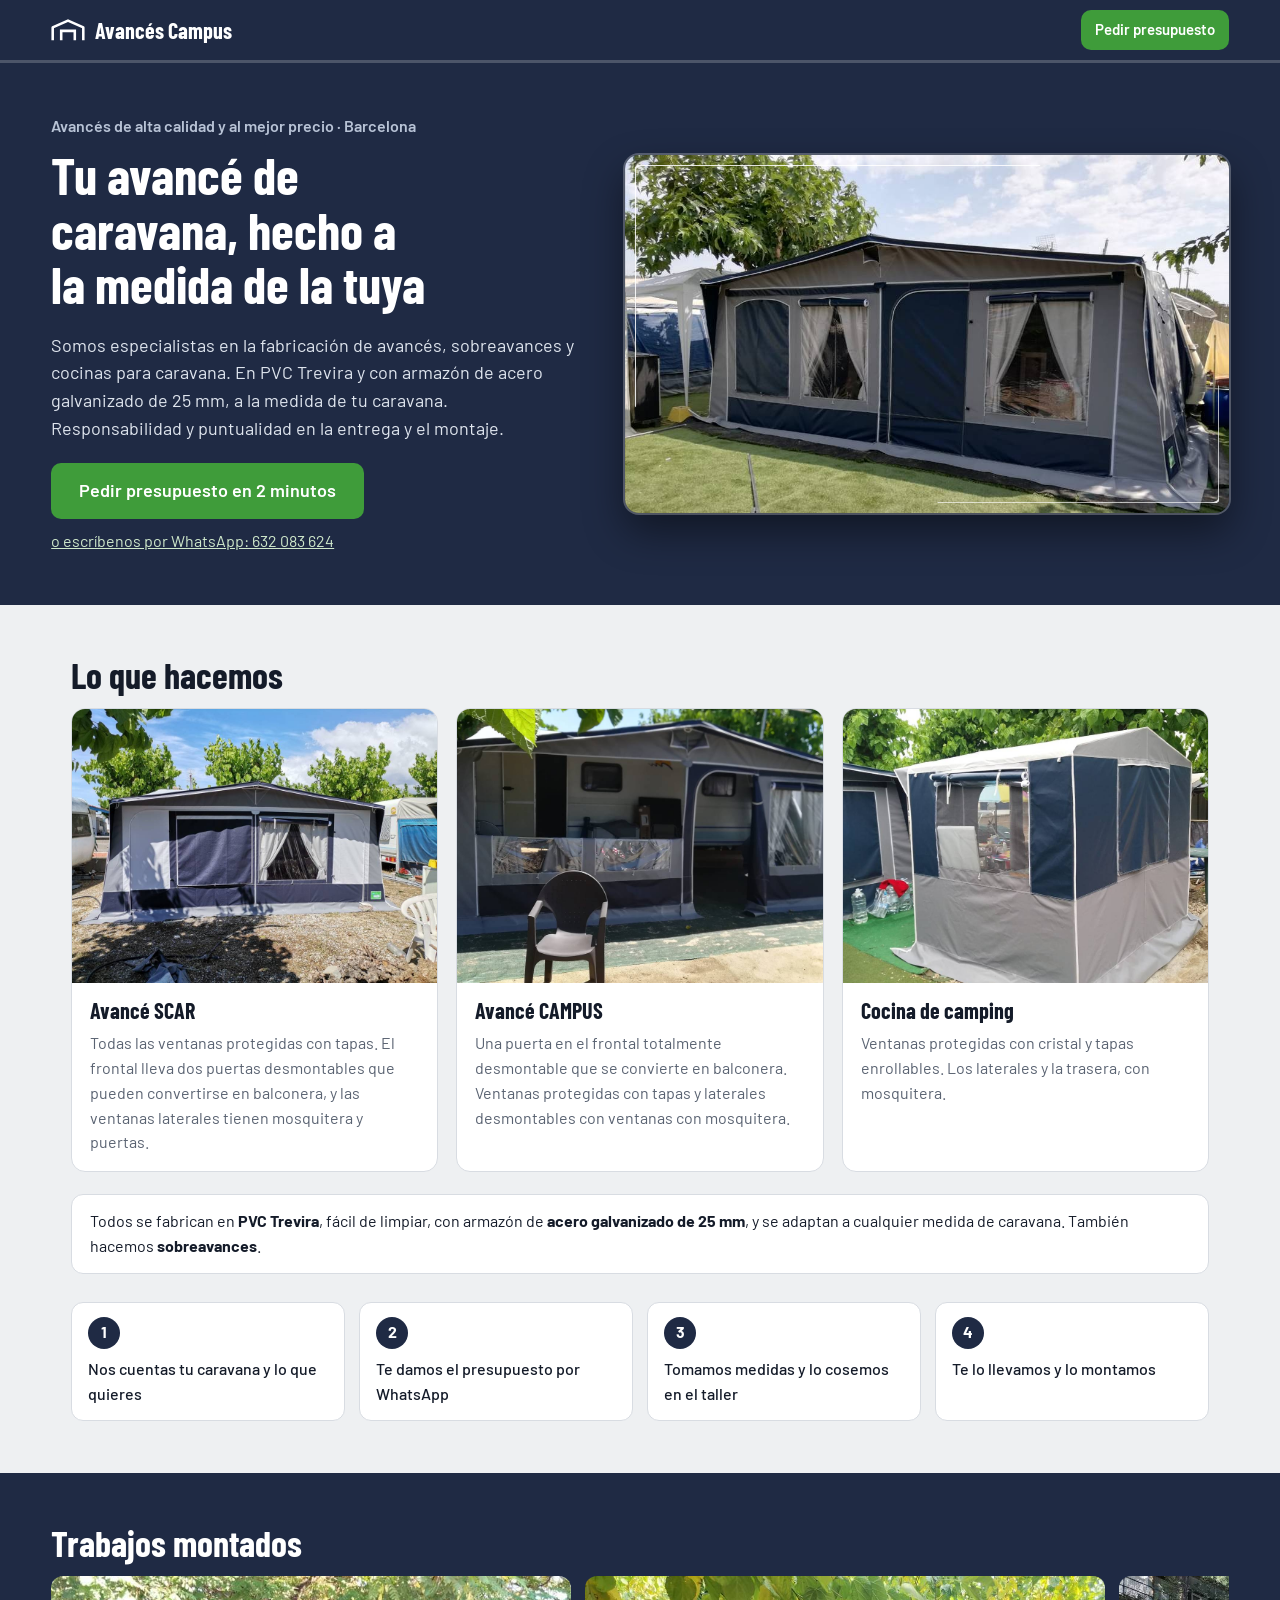
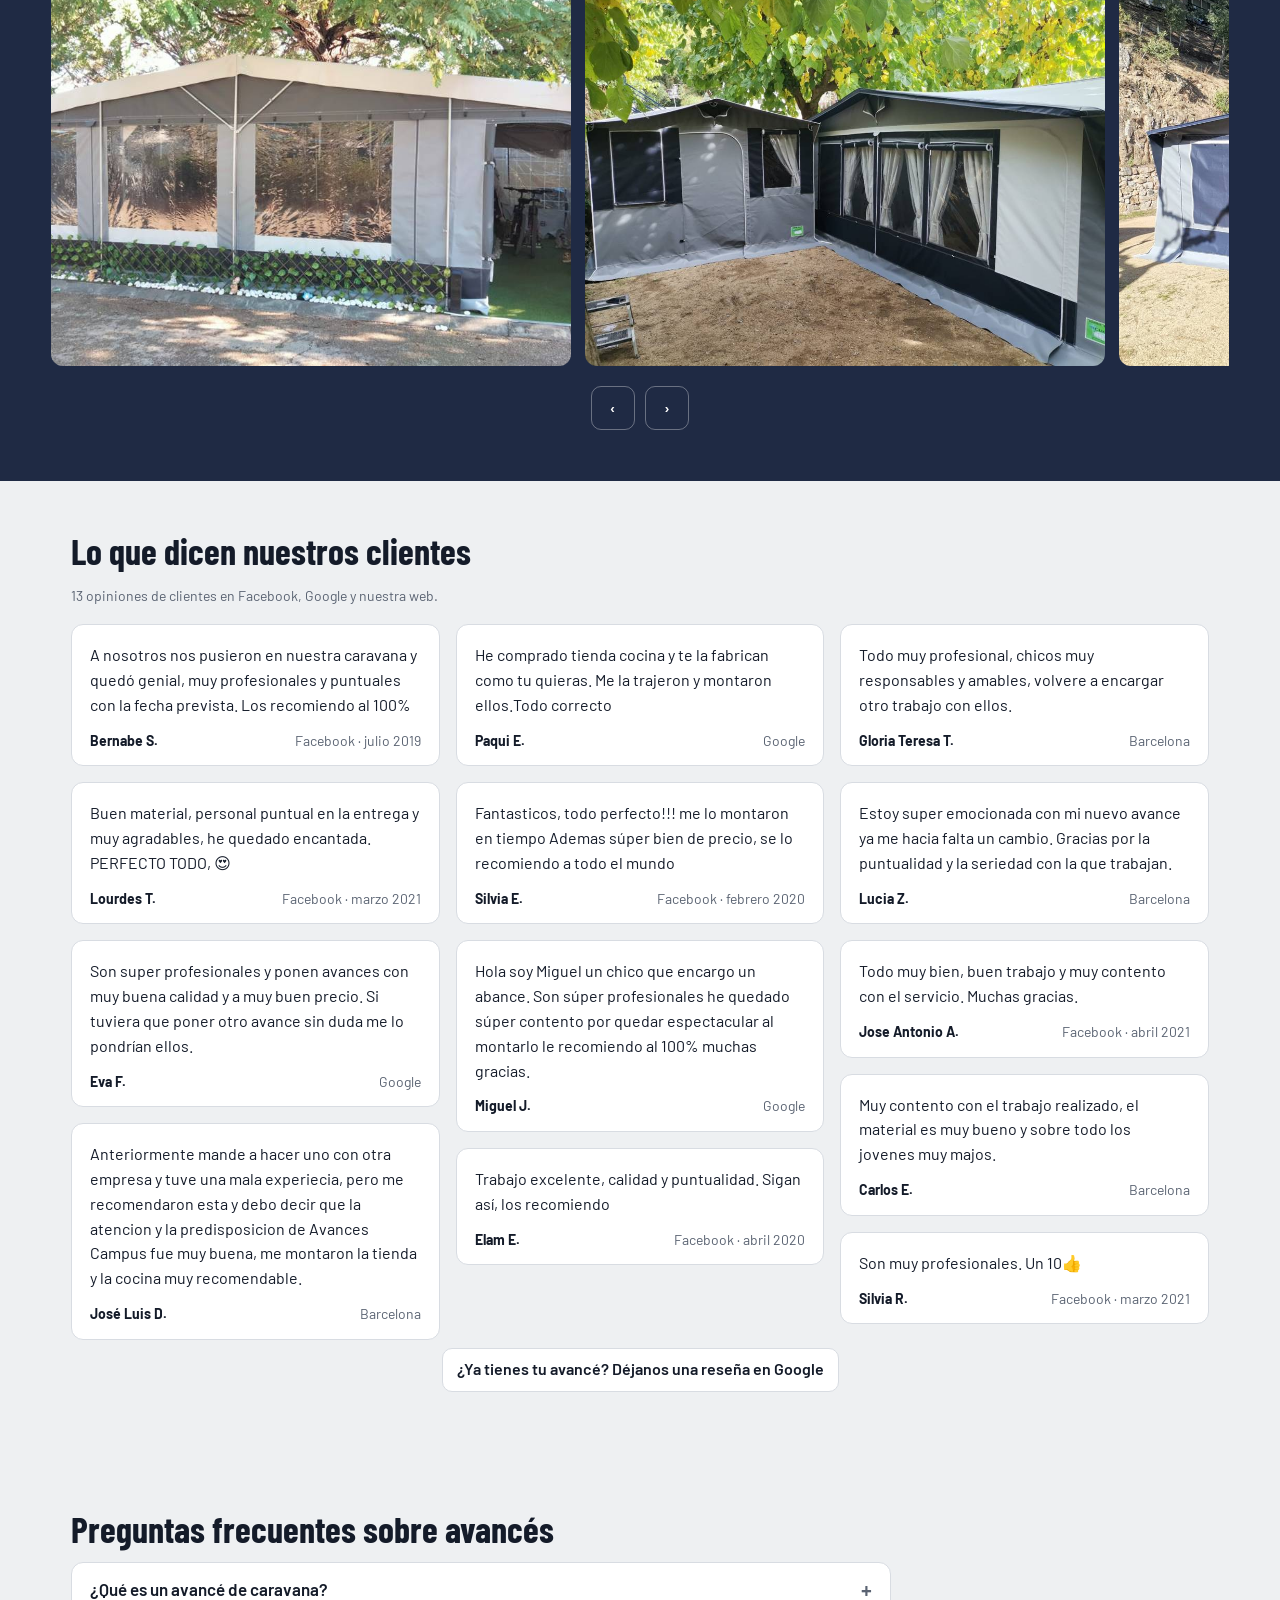
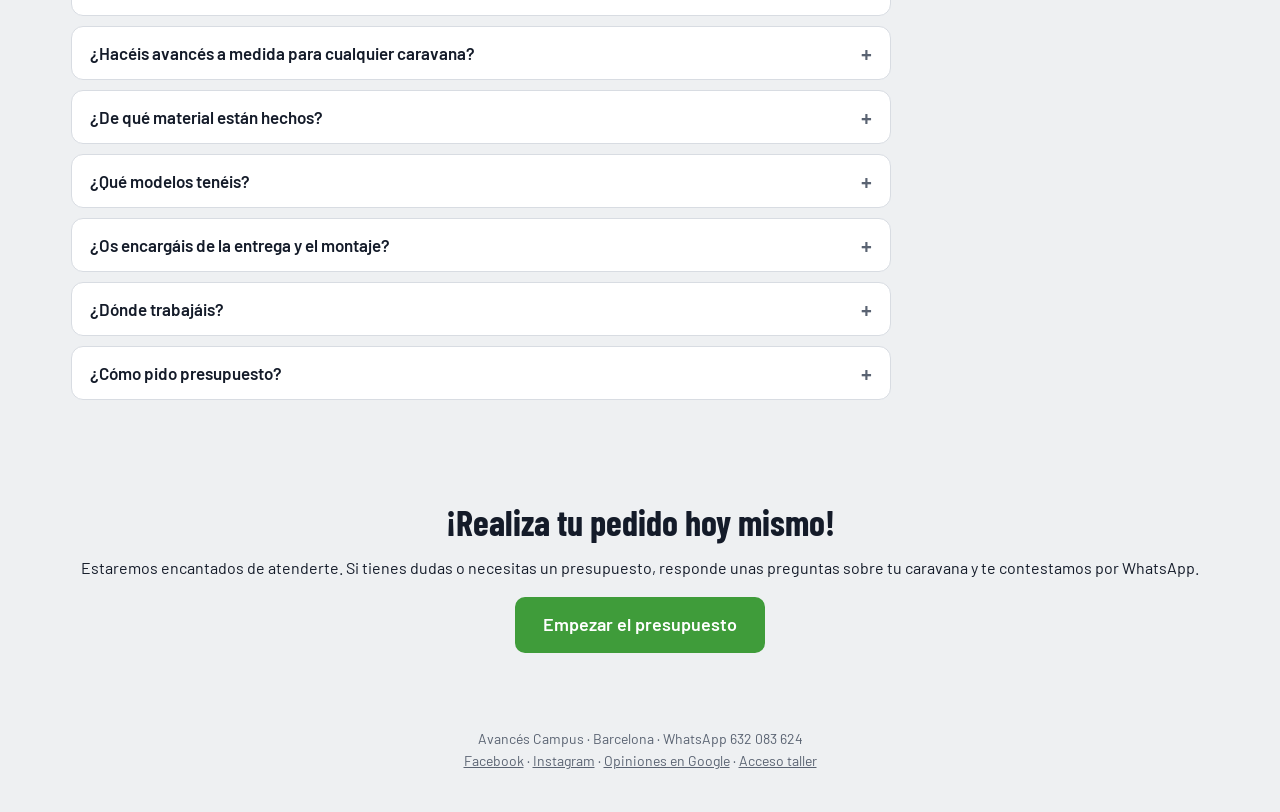
<file: public/index.html>
<!DOCTYPE html>
<html lang="es">
<head>
<meta charset="utf-8">
<meta name="viewport" content="width=device-width, initial-scale=1">
<title>Avancés para caravana a medida en Barcelona | Avancés Campus</title>
<meta name="description" content="Fabricamos avancés, sobreavances y cocinas de camping a medida para tu caravana en Barcelona. PVC Trevira y acero galvanizado de 25 mm, con entrega y montaje. Pide presupuesto por WhatsApp.">
<link rel="canonical" href="https://avances.andresrendon.com/">
<meta name="robots" content="index,follow">
<meta property="og:type" content="website">
<meta property="og:locale" content="es_ES">
<meta property="og:site_name" content="Avancés Campus">
<meta property="og:title" content="Avancés para caravana a medida en Barcelona | Avancés Campus">
<meta property="og:description" content="Avancés, sobreavances y cocinas de camping a medida. Entrega y montaje en tu camping. Presupuesto por WhatsApp.">
<meta property="og:url" content="https://avances.andresrendon.com/">
<meta property="og:image" content="https://avances.andresrendon.com/fotos/og.jpg">
<meta name="twitter:card" content="summary_large_image">
<meta name="theme-color" content="#1f2a44">
<link rel="preload" as="image" href="fotos/hero.jpg">
<script type="application/ld+json">{"@context": "https://schema.org", "@type": "LocalBusiness", "@id": "https://avances.andresrendon.com/#negocio", "name": "Avancés Campus", "description": "Taller especializado en la fabricación a medida de avancés, sobreavances y cocinas de camping para caravanas, en PVC Trevira con armazón de acero galvanizado de 25 mm. Entrega y montaje.", "url": "https://avances.andresrendon.com/", "telephone": "+34632083624", "image": "https://avances.andresrendon.com/fotos/og.jpg", "areaServed": [{"@type": "City", "name": "Barcelona"}, {"@type": "AdministrativeArea", "name": "Cataluña"}], "address": {"@type": "PostalAddress", "addressLocality": "Barcelona", "addressCountry": "ES"}, "sameAs": ["https://www.facebook.com/CampusAvance", "https://instagram.com/avancescampus"], "makesOffer": [{"@type": "Offer", "itemOffered": {"@type": "Product", "name": "Avancé SCAR", "description": "Avancé para caravana con ventanas con tapas, dos puertas frontales desmontables convertibles en balconera y ventanas laterales con mosquitera."}}, {"@type": "Offer", "itemOffered": {"@type": "Product", "name": "Avancé CAMPUS", "description": "Avancé para caravana con puerta frontal totalmente desmontable que se convierte en balconera, laterales desmontables y ventanas con mosquitera."}}, {"@type": "Offer", "itemOffered": {"@type": "Product", "name": "Cocina para camping", "description": "Cocina de camping con ventanas de cristal y tapas enrollables, laterales y trasera con mosquitera."}}, {"@type": "Offer", "itemOffered": {"@type": "Product", "name": "Sobreavance", "description": "Sobreavance a medida para caravana."}}]}</script>
<script type="application/ld+json">{"@context": "https://schema.org", "@type": "FAQPage", "mainEntity": [{"@type": "Question", "name": "¿Qué es un avancé de caravana?", "acceptedAnswer": {"@type": "Answer", "text": "Es la tienda de lona que se monta pegada al lateral de la caravana y se engancha a su carril. Amplía el espacio para comer, guardar cosas o estar a la sombra. Avancés Campus los fabrica a la medida de cada caravana."}}, {"@type": "Question", "name": "¿Hacéis avancés a medida para cualquier caravana?", "acceptedAnswer": {"@type": "Answer", "text": "Sí. Todos los avancés se adaptan a cualquier medida de caravana. Si no sabes la medida del carril, la tomamos nosotros."}}, {"@type": "Question", "name": "¿De qué material están hechos?", "acceptedAnswer": {"@type": "Answer", "text": "De PVC Trevira, que se limpia fácilmente, con armazón de acero galvanizado de 25 mm."}}, {"@type": "Question", "name": "¿Qué modelos tenéis?", "acceptedAnswer": {"@type": "Answer", "text": "El Avancé SCAR, con dos puertas frontales desmontables; el Avancé CAMPUS, con el frontal que se quita entero y queda como un balcón; cocinas para camping con ventanas de cristal; y sobreavances."}}, {"@type": "Question", "name": "¿Os encargáis de la entrega y el montaje?", "acceptedAnswer": {"@type": "Answer", "text": "Sí. Te lo llevamos y te lo montamos en tu camping, con responsabilidad y puntualidad."}}, {"@type": "Question", "name": "¿Dónde trabajáis?", "acceptedAnswer": {"@type": "Answer", "text": "En Barcelona y alrededores. Muchos de nuestros clientes tienen la caravana en campings de la costa catalana. Pregúntanos por tu camping."}}, {"@type": "Question", "name": "¿Cómo pido presupuesto?", "acceptedAnswer": {"@type": "Answer", "text": "Rellena el presupuesto de esta web en 2 minutos o escríbenos por WhatsApp al 632 083 624. Te contestamos por WhatsApp."}}]}</script>
<link rel="preconnect" href="https://fonts.googleapis.com">
<link rel="preconnect" href="https://fonts.gstatic.com" crossorigin>
<link href="https://fonts.googleapis.com/css2?family=Barlow+Condensed:wght@600;700&family=Barlow:wght@400;500;600&display=swap" rel="stylesheet">
<link rel="stylesheet" href="app.css">
</head>
<body>

<!-- ============ CARA DEL CLIENTE ============ -->
<div id="v-inicio" class="vista">
  <header class="top">
    <a class="marca" href="#"><span class="logo" aria-hidden="true">
      <svg viewBox="0 0 40 28"><path d="M2 26V11L20 3l18 8v15" fill="none" stroke="currentColor" stroke-width="3" stroke-linejoin="round"/><path d="M12 26V15h16v11" fill="none" stroke="currentColor" stroke-width="3"/></svg>
    </span>Avancés Campus</a>
    <a class="btn btn-sm" href="#presupuesto">Pedir presupuesto</a>
  </header>

  <section class="hero">
    <div class="hero-txt">
      <p class="kicker">Avancés de alta calidad y al mejor precio · Barcelona</p>
      <h1>Tu avancé de caravana, hecho a la medida de la tuya</h1>
      <p class="lead">Somos especialistas en la fabricación de avancés, sobreavances y cocinas para caravana. En PVC Trevira y con armazón de acero galvanizado de 25 mm, a la medida de tu caravana. Responsabilidad y puntualidad en la entrega y el montaje.</p>
      <div class="hero-cta">
        <a class="btn btn-big" href="#presupuesto">Pedir presupuesto en 2 minutos</a>
        <a class="link-wa" href="https://wa.me/34632083624" target="_blank" rel="noopener">o escríbenos por WhatsApp: 632 083 624</a>
      </div>
    </div>
    <figure class="hero-foto" id="hero3d"><img src="fotos/hero.jpg" alt="Avancé azul marino y gris montado en una caravana sobre césped" width="1000" height="593">
      <svg class="costura" viewBox="0 0 100 100" preserveAspectRatio="none" aria-hidden="true"><rect x="0" y="0" width="100" height="100" rx="1.5" pathLength="100"/></svg></figure>
  </section>

  <section class="band">
    <h2>Lo que hacemos</h2>
    <div class="productos">
      <article class="prod">
        <img src="fotos/frente.jpg" alt="Avancé con ventana con cortinas y panel delantero" loading="lazy" width="1000" height="750">
        <h3>Avancé SCAR</h3>
        <p>Todas las ventanas protegidas con tapas. El frontal lleva dos puertas desmontables que pueden convertirse en balconera, y las ventanas laterales tienen mosquitera y puertas.</p>
      </article>
      <article class="prod">
        <img src="fotos/abierto.jpg" alt="Avancé con el frontal abierto tipo balcón" loading="lazy" width="1000" height="1000">
        <h3>Avancé CAMPUS</h3>
        <p>Una puerta en el frontal totalmente desmontable que se convierte en balconera. Ventanas protegidas con tapas y laterales desmontables con ventanas con mosquitera.</p>
      </article>
      <article class="prod">
        <img src="fotos/cocina.jpg" alt="Cocina de camping de lona azul y gris" loading="lazy" width="1000" height="1000">
        <h3>Cocina de camping</h3>
        <p>Ventanas protegidas con cristal y tapas enrollables. Los laterales y la trasera, con mosquitera.</p>
      </article>
    </div>
    <p class="carac">Todos se fabrican en <b>PVC Trevira</b>, fácil de limpiar, con armazón de <b>acero galvanizado de 25 mm</b>, y se adaptan a cualquier medida de caravana. También hacemos <b>sobreavances</b>.</p>
    <ul class="pasos">
      <li><b>1</b>Nos cuentas tu caravana y lo que quieres</li>
      <li><b>2</b>Te damos el presupuesto por WhatsApp</li>
      <li><b>3</b>Tomamos medidas y lo cosemos en el taller</li>
      <li><b>4</b>Te lo llevamos y lo montamos</li>
    </ul>
  </section>

  <section class="band band-oscura">
    <h2>Trabajos montados</h2>
    <div class="galeria" id="galeria" tabindex="0">
      <img src="fotos/cliente.jpg" alt="Avancé gris con techo beige y grandes ventanas transparentes montado en un camping, con la puerta abierta">
      <img src="fotos/doble.jpg" alt="Avancé y sobreavance grises bajo un árbol">
      <img src="fotos/pinar.jpg" alt="Avancé gris y negro en un camping de pinos">
      <img src="fotos/hero.jpg" alt="Avancé azul marino y gris de lado">
      <img src="fotos/frente.jpg" alt="Avancé azul y gris de frente">
    </div>
    <div class="gal-nav"><button class="btn-ghost" data-gal="-1" aria-label="Foto anterior">‹</button><button class="btn-ghost" data-gal="1" aria-label="Foto siguiente">›</button></div>
  </section>

  <section class="band" id="opiniones">
    <h2>Lo que dicen nuestros clientes</h2>
    <p class="nota">13 opiniones de clientes en Facebook, Google y nuestra web.</p>
    <div class="resenas"><blockquote class="resena"><p>A nosotros nos pusieron en nuestra caravana y quedó genial, muy profesionales y puntuales con la fecha prevista. Los recomiendo al 100%</p><footer><b>Bernabe S.</b><span>Facebook · julio 2019</span></footer></blockquote><blockquote class="resena"><p>Buen material, personal puntual en la entrega y muy  agradables, he quedado encantada. PERFECTO TODO, 😍</p><footer><b>Lourdes T.</b><span>Facebook · marzo 2021</span></footer></blockquote><blockquote class="resena"><p>Son super profesionales y ponen avances con muy buena calidad y a muy buen precio. Si tuviera que poner otro avance sin duda me lo pondrían ellos.</p><footer><b>Eva F.</b><span>Google</span></footer></blockquote><blockquote class="resena"><p>Anteriormente mande a hacer uno con otra empresa y tuve una mala experiecia, pero me recomendaron esta y debo decir que la atencion y la predisposicion de Avances Campus fue muy buena, me montaron la tienda y la cocina muy recomendable.</p><footer><b>José Luis D.</b><span>Barcelona</span></footer></blockquote><blockquote class="resena"><p>He comprado tienda cocina y te la fabrican como tu quieras. Me la trajeron y montaron ellos.Todo correcto</p><footer><b>Paqui E.</b><span>Google</span></footer></blockquote><blockquote class="resena"><p>Fantasticos, todo perfecto!!! me lo montaron en tiempo  Ademas súper bien de precio, se lo recomiendo a todo el mundo</p><footer><b>Silvia E.</b><span>Facebook · febrero 2020</span></footer></blockquote><blockquote class="resena"><p>Hola soy Miguel un chico que encargo un abance. Son súper profesionales he quedado súper contento por quedar espectacular al montarlo le recomiendo al 100% muchas gracias.</p><footer><b>Miguel J.</b><span>Google</span></footer></blockquote><blockquote class="resena"><p>Trabajo excelente, calidad y puntualidad. Sigan así, los recomiendo</p><footer><b>Elam E.</b><span>Facebook · abril 2020</span></footer></blockquote><blockquote class="resena"><p>Todo muy profesional, chicos muy responsables y amables, volvere a encargar otro trabajo con ellos.</p><footer><b>Gloria Teresa T.</b><span>Barcelona</span></footer></blockquote><blockquote class="resena"><p>Estoy super emocionada con mi nuevo avance ya me hacia falta un cambio. Gracias por la puntualidad y la seriedad con la que trabajan.</p><footer><b>Lucia Z.</b><span>Barcelona</span></footer></blockquote><blockquote class="resena"><p>Todo muy bien, buen trabajo y muy contento con el servicio. Muchas gracias.</p><footer><b>Jose Antonio A.</b><span>Facebook · abril 2021</span></footer></blockquote><blockquote class="resena"><p>Muy contento con el trabajo realizado, el material es muy bueno y sobre todo los jovenes muy majos.</p><footer><b>Carlos E.</b><span>Barcelona</span></footer></blockquote><blockquote class="resena"><p>Son muy profesionales. Un 10👍</p><footer><b>Silvia R.</b><span>Facebook · marzo 2021</span></footer></blockquote></div>
    <p class="resena-cta"><a class="btn-ghost" href="https://g.page/r/CXSNRuQOZRI6EBE/review" target="_blank" rel="noopener">¿Ya tienes tu avancé? Déjanos una reseña en Google</a></p>
  </section>

  <section class="band" id="preguntas">
    <h2>Preguntas frecuentes sobre avancés</h2>
    <div class="faqs"><details class="faq"><summary>¿Qué es un avancé de caravana?</summary><p>Es la tienda de lona que se monta pegada al lateral de la caravana y se engancha a su carril. Amplía el espacio para comer, guardar cosas o estar a la sombra. Avancés Campus los fabrica a la medida de cada caravana.</p></details><details class="faq"><summary>¿Hacéis avancés a medida para cualquier caravana?</summary><p>Sí. Todos los avancés se adaptan a cualquier medida de caravana. Si no sabes la medida del carril, la tomamos nosotros.</p></details><details class="faq"><summary>¿De qué material están hechos?</summary><p>De PVC Trevira, que se limpia fácilmente, con armazón de acero galvanizado de 25 mm.</p></details><details class="faq"><summary>¿Qué modelos tenéis?</summary><p>El Avancé SCAR, con dos puertas frontales desmontables; el Avancé CAMPUS, con el frontal que se quita entero y queda como un balcón; cocinas para camping con ventanas de cristal; y sobreavances.</p></details><details class="faq"><summary>¿Os encargáis de la entrega y el montaje?</summary><p>Sí. Te lo llevamos y te lo montamos en tu camping, con responsabilidad y puntualidad.</p></details><details class="faq"><summary>¿Dónde trabajáis?</summary><p>En Barcelona y alrededores. Muchos de nuestros clientes tienen la caravana en campings de la costa catalana. Pregúntanos por tu camping.</p></details><details class="faq"><summary>¿Cómo pido presupuesto?</summary><p>Rellena el presupuesto de esta web en 2 minutos o escríbenos por WhatsApp al 632 083 624. Te contestamos por WhatsApp.</p></details></div>
  </section>

  <section class="band cierre">
    <h2>¡Realiza tu pedido hoy mismo!</h2>
    <p>Estaremos encantados de atenderte. Si tienes dudas o necesitas un presupuesto, responde unas preguntas sobre tu caravana y te contestamos por WhatsApp.</p>
    <a class="btn btn-big" href="#presupuesto">Empezar el presupuesto</a>
  </section>
  <footer class="pie">Avancés Campus · Barcelona · WhatsApp 632 083 624<br><a href="https://www.facebook.com/CampusAvance" target="_blank" rel="noopener">Facebook</a> · <a href="https://instagram.com/avancescampus" target="_blank" rel="noopener">Instagram</a> · <a href="https://g.page/r/CXSNRuQOZRI6EBE/review" target="_blank" rel="noopener">Opiniones en Google</a> · <a href="/taller/">Acceso taller</a></footer>
</div>

<div id="v-presupuesto" class="vista" hidden>
  <header class="top">
    <a class="marca" href="#">‹ Avancés Campus</a>
    <span class="paso-n" id="paso-n"></span>
  </header>
  <div class="progreso"><i id="barra"></i></div>
  <main class="wizard" id="wizard"></main>
</div>

<!-- ============ CARA DEL TALLER ============ -->
<div id="v-taller" class="vista" hidden>
  <div id="taller"></div>
</div>

<div id="modal" class="modal" hidden><div class="modal-caja" role="dialog" aria-modal="true" id="modal-caja"></div></div>
<div id="aviso" class="aviso" role="status" hidden></div>

<script src="app.js"></script>
</body>
</html>
</file>
<file: public/app.css>
/*
VOICE: taller de oficio, directo y amable; botones grandes para manos ocupadas.
IDEA: la lona del avancé — paneles azul marino y gris con ribete blanco, cosidos.
PICTURE: fotos reales de los avancés montados; en el taller, el tablero es la imagen.
COLOUR and TYPE: azul marino de la lona, gris lona, ribete blanco y verde de la etiqueta del taller. Barlow Condensed + Barlow.
LAYOUT: una columna en móvil; tablero en columnas con desplazamiento lateral.
*/
:root{color-scheme:light dark;
  --bg:light-dark(#eef0f2,#10151f);--card:light-dark(#fff,#18202d);--ink:light-dark(#141b29,#eef1f5);
  --soft:light-dark(#5a6372,#a3acb9);--navy:#1f2a44;--navy2:light-dark(#1f2a44,#2c3a5c);--lona:light-dark(#c9ced5,#3a4556);
  --line:light-dark(#d8dce2,#2a3445);--verde:#3f9c3a;--verde-ink:#fff;--rojo:light-dark(#c62828,#ff6b6b);--amar:light-dark(#fff4d6,#3b3218)}
:root[data-theme=light]{color-scheme:light}:root[data-theme=dark]{color-scheme:dark}
*{box-sizing:border-box;min-width:0}
html{scroll-padding-top:72px}
body{margin:0;background:var(--bg);color:var(--ink);font:16px/1.55 Barlow,system-ui,sans-serif;overflow-x:clip}
h1,h2,h3{font-family:"Barlow Condensed",Barlow,sans-serif;line-height:1.05;margin:0 0 .4em;text-wrap:balance}
h1{font-size:clamp(34px,5vw,52px)}h2{font-size:clamp(26px,3.4vw,36px)}h3{font-size:22px}
a{color:inherit}
button,input,select,textarea{font:inherit;font-size:16px;color:inherit}
:focus-visible{outline:3px solid var(--verde);outline-offset:2px}
[hidden]{display:none!important}

.btn{display:inline-flex;align-items:center;justify-content:center;gap:.4em;min-height:48px;padding:0 22px;border:0;border-radius:10px;
  background:var(--verde);color:var(--verde-ink);font-weight:600;text-decoration:none;cursor:pointer}
.btn:hover{filter:brightness(1.07)}
.btn-big{min-height:56px;font-size:18px;padding:0 28px}
.btn-sm{min-height:40px;padding:0 14px;font-size:15px}
.btn-sec{background:var(--navy2);color:#fff}
.btn-ghost{min-height:44px;min-width:44px;padding:0 14px;border:1.5px solid var(--line);border-radius:10px;background:var(--card);cursor:pointer;font-weight:600}
.btn-ghost:hover{border-color:var(--soft)}
.btn-peligro{color:var(--rojo)}

.top{position:sticky;top:0;z-index:5;display:flex;justify-content:space-between;align-items:center;gap:12px;padding:10px max(4vw,14px);
  background:var(--navy);color:#fff;border-bottom:3px solid #fff3}
.marca{display:flex;align-items:center;gap:10px;font:700 22px "Barlow Condensed",sans-serif;text-decoration:none;color:#fff}
.logo svg{width:34px;height:24px;display:block}

.hero{display:grid;grid-template-columns:minmax(0,1fr) minmax(0,1.15fr);gap:clamp(20px,4vw,48px);align-items:center;
  padding:clamp(24px,4vw,56px) max(4vw,16px);background:var(--navy);color:#fff}
.kicker{margin:0 0 8px;color:#b8c3d6;font-weight:600}
.lead{font-size:18px;color:#dfe5ee;max-width:56ch}
.hero-cta{display:flex;flex-direction:column;align-items:flex-start;gap:10px;margin-top:20px}
.link-wa{color:#cfe8cb}
.hero{perspective:1100px}
.hero-foto{position:relative;margin:0;border-radius:14px;overflow:hidden;box-shadow:0 0 0 2px #ffffff40,0 18px 40px #0007;transition:transform .25s ease-out;will-change:transform}
.costura{position:absolute;inset:10px;width:calc(100% - 20px);height:calc(100% - 20px);pointer-events:none}
.costura rect{fill:none;stroke:#fff;stroke-width:2;vector-effect:non-scaling-stroke;stroke-dasharray:100;stroke-dashoffset:0;opacity:.85}
.costura.cosida rect{stroke-dasharray:1.1 .7}
@media (hover:hover) and (min-width:861px) and (prefers-reduced-motion:no-preference){
  .anima .hero-foto img{animation:destapa 1.1s cubic-bezier(.2,.7,.2,1) both}
  .anima .costura rect{animation:cose 2.2s .5s ease-in-out both}
  @keyframes destapa{from{clip-path:inset(0 100% 0 0);transform:scale(1.06)}to{clip-path:inset(0 0 0 0);transform:scale(1)}}
  @keyframes cose{from{stroke-dashoffset:100}to{stroke-dashoffset:0}}
}
.hero-foto img{display:block;width:100%;height:auto}

.band{padding:clamp(28px,4vw,64px) max(4vw,16px);max-width:1240px;margin:0 auto}
.band-oscura{max-width:none;background:var(--navy2);color:#fff}
.productos{display:grid;grid-template-columns:repeat(3,minmax(0,1fr));gap:18px}
.prod{background:var(--card);border-radius:14px;overflow:hidden;border:1px solid var(--line)}
.prod img{width:100%;height:auto;aspect-ratio:4/3;object-fit:cover;display:block}
.prod h3,.prod p{padding:0 18px}.prod h3{margin-top:16px}.prod p{color:var(--soft);margin-top:0}
.pasos{list-style:none;padding:0;margin:28px 0 0;display:grid;grid-template-columns:repeat(4,minmax(0,1fr));gap:14px}
.pasos li{background:var(--card);border-radius:12px;padding:14px 16px;border:1px solid var(--line);font-weight:500}
.pasos b{display:grid;place-items:center;width:32px;height:32px;margin-bottom:8px;border-radius:50%;background:var(--navy2);color:#fff}
.galeria{display:flex;gap:14px;overflow-x:auto;scroll-snap-type:x mandatory;padding-bottom:6px;max-width:1240px;margin:0 auto}
.galeria img{flex:0 0 min(78vw,520px);height:auto;aspect-ratio:4/3;object-fit:cover;border-radius:12px;scroll-snap-align:start}
.gal-nav{display:flex;gap:10px;justify-content:center;margin-top:14px}
.gal-nav .btn-ghost{background:transparent;color:#fff;border-color:#ffffff55}
.carac{margin:22px 0 0;padding:14px 18px;border-radius:12px;background:var(--card);border:1px solid var(--line)}
.resenas{columns:3 280px;column-gap:16px;margin-top:18px}
.resena{break-inside:avoid;margin:0 0 16px;padding:18px 18px 14px;border-radius:12px;background:var(--card);border:1px solid var(--line)}
.resena p{margin:0 0 12px;font-size:16px}
.resena footer{display:flex;flex-wrap:wrap;justify-content:space-between;gap:4px 10px;font-size:14px;color:var(--soft)}
.resena footer b{color:var(--ink)}
.resena-cta{text-align:center;margin-top:8px}.resena-cta .btn-ghost{display:inline-flex;align-items:center;text-decoration:none}
.faqs{display:grid;gap:10px;max-width:820px}
.faq{background:var(--card);border:1px solid var(--line);border-radius:12px;padding:0 18px}
.faq summary{cursor:pointer;min-height:52px;display:flex;align-items:center;font-weight:600;font-size:17px;list-style:none}
.faq summary::-webkit-details-marker{display:none}
.faq summary::after{content:"+";margin-left:auto;padding-left:12px;font-size:22px;color:var(--soft)}
.faq[open] summary::after{content:"–"}
.faq p{margin:0 0 16px;color:var(--soft)}
@media print{.faq{break-inside:avoid}}
.cierre{text-align:center}
.pie{padding:24px 16px 40px;text-align:center;color:var(--soft);font-size:14px}

/* ---- asistente de presupuesto ---- */
.progreso{height:6px;background:var(--lona)}.progreso i{display:block;height:100%;width:0;background:var(--verde);transition:width .3s}
.paso-n{color:#cfd6e2;font-size:15px}
.wizard{max-width:640px;margin:0 auto;padding:clamp(24px,6vh,64px) 18px 40px}
.preg{animation:entra .25s ease-out}
@keyframes entra{from{opacity:0;transform:translateY(10px)}}
@media (prefers-reduced-motion:reduce){.preg{animation:none}.progreso i{transition:none}}
.preg h2{font-size:clamp(28px,5vw,40px)}
.ayuda{color:var(--soft);margin:-4px 0 18px}
.opciones{display:grid;gap:10px}
.op{display:flex;align-items:center;gap:12px;width:100%;min-height:56px;padding:12px 16px;text-align:left;border:2px solid var(--line);
  border-radius:12px;background:var(--card);cursor:pointer;font-weight:500}
.op:hover{border-color:var(--soft)}
.op[aria-pressed=true]{border-color:var(--verde);background:light-dark(#eef8ec,#1b2e1c)}
.op small{display:block;color:var(--soft);font-weight:400}
.op .n{flex:none;display:grid;place-items:center;width:28px;height:28px;border-radius:7px;background:var(--bg);font-size:14px;font-weight:600}
.campo{width:100%;min-height:56px;padding:12px 14px;border:2px solid var(--line);border-radius:12px;background:var(--card)}
.campo:focus{border-color:var(--verde);outline:0}
.error{color:var(--rojo);min-height:1.5em;margin:8px 0 0;font-weight:500}
.nav-preg{display:flex;justify-content:space-between;gap:10px;margin-top:22px}
.resumen{list-style:none;padding:0;margin:0 0 18px;border:1px solid var(--line);border-radius:12px;background:var(--card)}
.resumen li{display:grid;grid-template-columns:minmax(0,1fr) auto;gap:4px 10px;padding:12px 16px;border-top:1px solid var(--line)}
.resumen li:first-child{border-top:0}
.resumen span{color:var(--soft);font-size:14px;grid-column:1}.resumen b{grid-column:1;font-weight:600}
.resumen button{grid-column:2;grid-row:1/3;align-self:center;background:none;border:0;color:var(--verde);cursor:pointer;font-weight:600;min-height:44px}
.check{display:flex;gap:12px;align-items:flex-start;padding:14px;border-radius:12px;background:var(--card);border:1px solid var(--line);font-size:15px}
.check input{width:24px;height:24px;flex:none;margin-top:2px;accent-color:var(--verde)}
.fin{text-align:center}
.fin .tick{width:72px;height:72px;margin:0 auto 16px;border-radius:50%;background:var(--verde);color:#fff;display:grid;place-items:center;font-size:38px}

/* ---- taller ---- */
.t-top{position:sticky;top:0;z-index:5;display:flex;flex-wrap:wrap;gap:10px;align-items:center;padding:10px max(3vw,12px);background:var(--navy);color:#fff}
.t-top .marca{font-size:20px;margin-right:auto}
.t-top .btn-ghost{background:#ffffff14;border-color:#ffffff40;color:#fff}
.t-busca{flex:1 1 220px;min-height:44px;padding:0 14px;border-radius:10px;border:0;background:#fff;color:#141b29}
.t-ejemplo{display:flex;flex-wrap:wrap;gap:10px;align-items:center;justify-content:space-between;margin:12px max(3vw,12px) 0;padding:10px 14px;border-radius:10px;background:var(--amar);font-size:15px}
.tablero{display:flex;gap:12px;overflow-x:auto;padding:14px max(3vw,12px) 30px;align-items:flex-start;scroll-snap-type:x proximity}
.col{flex:0 0 280px;background:light-dark(#e2e6eb,#151c28);border-radius:12px;padding:10px;scroll-snap-align:start;min-height:160px}
.col.sobre{outline:3px dashed var(--verde)}
.col h3{display:flex;justify-content:space-between;font-size:19px;margin:2px 4px 10px}
.col h3 span{font:600 14px Barlow,sans-serif;color:var(--soft);background:var(--card);border-radius:20px;padding:2px 9px}
.tarjeta{display:block;width:100%;text-align:left;background:var(--card);border:1px solid var(--line);border-left:5px solid var(--navy2);border-radius:10px;
  padding:10px 12px;margin-bottom:8px;cursor:pointer}
.tarjeta:hover{border-color:var(--soft)}
.tarjeta b{display:block;font-size:17px}.tarjeta span{display:block;color:var(--soft);font-size:14px}
.tarjeta .meta{display:flex;flex-wrap:wrap;gap:6px;margin-top:6px}
.chip{font-style:normal;font-size:13px;padding:2px 8px;border-radius:20px;background:var(--bg);color:var(--soft);white-space:nowrap}
.chip.tarde{background:light-dark(#fde8e8,#3a1d1d);color:var(--rojo);font-weight:600}
.chip.falta{background:var(--amar);color:light-dark(#7a5a00,#f3d27a)}
.vacia{color:var(--soft);font-size:14px;padding:6px 4px}

.modal{position:fixed;inset:0;z-index:20;background:#0009;display:grid;place-items:center;padding:12px}
.modal-caja{width:min(720px,100%);max-height:calc(100vh - 24px);overflow:auto;background:var(--bg);border-radius:14px;padding:20px clamp(16px,3vw,28px) 24px}
.m-cab{display:flex;justify-content:space-between;gap:12px;align-items:flex-start}
.m-cerrar{flex:none}
.grid2{display:grid;grid-template-columns:repeat(2,minmax(0,1fr));gap:12px}
.fld{display:block}.fld>span{display:block;font-size:14px;color:var(--soft);margin-bottom:4px;font-weight:500}
.fld input,.fld select,.fld textarea{width:100%;min-height:46px;padding:10px 12px;border:1.5px solid var(--line);border-radius:10px;background:var(--card)}
.fld textarea{min-height:90px;resize:vertical}
.seccion{margin-top:22px;padding-top:16px;border-top:1px solid var(--line)}
.seccion h3{font-size:20px}
.fases{display:flex;flex-wrap:wrap;gap:8px;align-items:center}
.fase-act{font-weight:600;padding:8px 14px;border-radius:10px;background:var(--navy2);color:#fff}
.acciones{display:flex;flex-wrap:wrap;gap:10px;margin-top:18px}
.hist{list-style:none;padding:0;margin:0;color:var(--soft);font-size:14px}
.nota{font-size:14px;color:var(--soft)}
.pin{max-width:360px;margin:12vh auto;padding:24px;text-align:center}
.pin input{text-align:center;letter-spacing:.4em;font-size:24px}
.aviso{position:fixed;left:50%;bottom:18px;transform:translateX(-50%);z-index:30;background:var(--navy);color:#fff;padding:12px 18px;border-radius:10px;box-shadow:0 8px 24px #0005;max-width:92vw}

@media(max-width:860px){.hero{grid-template-columns:minmax(0,1fr)}.hero-foto{order:-1}.productos{grid-template-columns:minmax(0,1fr)}.pasos{grid-template-columns:repeat(2,minmax(0,1fr))}}
@media(max-width:600px){.grid2{grid-template-columns:minmax(0,1fr)}.top .btn-sm{display:none}.col{flex-basis:84vw}}
</file>
